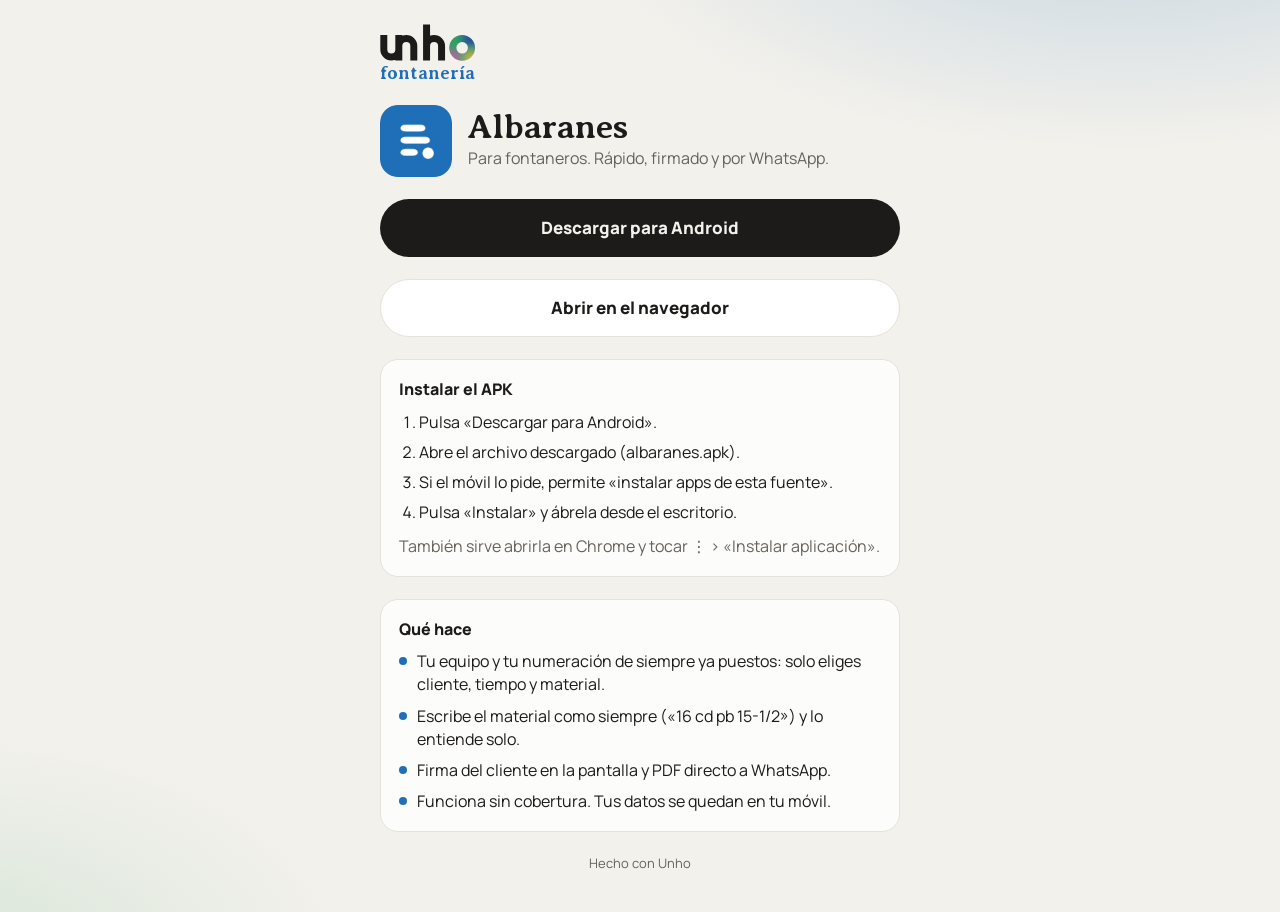
<file: index.html>
<!doctype html>
<html lang="es">
<head>
<meta charset="utf-8">
<meta name="viewport" content="width=device-width, initial-scale=1, viewport-fit=cover">
<title>Albaranes · Unho fontanería</title>
<meta name="description" content="Albaranes de trabajo para fontaneros: rápidos, firmados y por WhatsApp.">
<meta name="theme-color" content="#1f6fb8">
<link rel="icon" href="albaranes/icono.svg" type="image/svg+xml">
<link rel="preconnect" href="https://fonts.googleapis.com">
<link rel="stylesheet" href="https://fonts.googleapis.com/css2?family=Averia+Serif+Libre:wght@700&family=Manrope:wght@500;600;700;800&display=swap">
<style>
  :root { --canvas:#f3f1ec; --surface:#fff; --ink:#1c1b19; --muted:#66625b; --line:#e6e2d9; --app:#1f6fb8; --brand:#2ea162; }
  @media (prefers-color-scheme: dark) { :root { --canvas:#111210; --surface:#1b1c1a; --ink:#eeebe5; --muted:#9c968d; --line:#2e2f2b; } }
  * { box-sizing: border-box; }
  body { margin:0; min-height:100dvh; font-family:Manrope, system-ui, sans-serif; color:var(--ink);
    background: radial-gradient(900px 420px at 88% -12%, color-mix(in srgb, var(--app) 22%, transparent), transparent 62%),
      radial-gradient(700px 380px at -5% 105%, color-mix(in srgb, var(--brand) 14%, transparent), transparent 60%), var(--canvas); }
  main { max-width: 560px; margin: 0 auto; padding: max(24px, env(safe-area-inset-top)) 20px 40px; display:flex; flex-direction:column; gap:22px; }
  .marca { display:inline-flex; flex-direction:column; gap:3px; width:96px; }
  .marca span { font-family:"Averia Serif Libre", Georgia, serif; font-weight:700; font-size:18.5px; line-height:1; color:var(--app); white-space:nowrap; }
  .cabeza { display:flex; align-items:center; gap:16px; }
  h1 { font-family:"Averia Serif Libre", Georgia, serif; font-size:34px; line-height:1.05; margin:0; }
  p { margin:0; line-height:1.55; }
  .muted { color:var(--muted); }
  .boton { display:flex; align-items:center; justify-content:center; gap:10px; min-height:58px; border-radius:999px; font-weight:800; font-size:17px; text-decoration:none; }
  .primario { background:var(--ink); color:var(--canvas); }
  .secundario { border:1px solid var(--line); background:var(--surface); color:var(--ink); }
  .tarjeta { background: color-mix(in srgb, var(--surface) 80%, transparent); border:1px solid var(--line); border-radius:18px; padding:18px; display:flex; flex-direction:column; gap:10px; }
  ol { margin:0; padding-left:20px; display:flex; flex-direction:column; gap:6px; line-height:1.5; }
  h2 { font-size:16px; margin:0; font-weight:800; }
  ul.puntos { margin:0; padding:0; list-style:none; display:grid; gap:8px; }
  ul.puntos li { display:flex; gap:10px; align-items:flex-start; line-height:1.45; }
  ul.puntos li::before { content:""; flex:none; width:8px; height:8px; margin-top:7px; border-radius:99px; background:var(--app); }
  footer { font-size:13px; color:var(--muted); text-align:center; }
</style>
</head>
<body>
<main>
  <span class="marca" role="img" aria-label="Unho fontanería">
    <svg viewBox="0 -27 232 90" width="96" height="37" aria-hidden="true"><defs><filter id="b" x="-60%" y="-60%" width="220%" height="220%"><feGaussianBlur stdDeviation="10"/></filter><mask id="m" maskUnits="userSpaceOnUse" x="150" y="-20" width="100" height="100"><circle cx="199" cy="31" r="31.5" fill="#fff"/><circle cx="199" cy="31" r="14" fill="#000"/></mask></defs><path d="M8.5 0V35.25A18.25 18.25 0 0 0 45 35.25M45 0V62M45 26.75A18.25 18.25 0 0 1 81.5 26.75V62M112.5 -26V62M112.5 26.75A18.25 18.25 0 0 1 149 26.75V62" fill="none" stroke="currentColor" stroke-width="17"/><g mask="url(#m)"><rect x="160" y="-8" width="78" height="78" fill="#2EA162"/><g filter="url(#b)"><circle cx="221" cy="7" r="22" fill="#2548A1"/><circle cx="175" cy="55" r="20" fill="#C25DAF"/><circle cx="221" cy="57" r="17" fill="#F2B33D"/></g></g></svg>
    <span>fontanería</span>
  </span>

  <div class="cabeza">
    <img src="albaranes/icono-192.png" alt="" width="72" height="72" style="border-radius:18px">
    <div>
      <h1>Albaranes</h1>
      <p class="muted">Para fontaneros. Rápido, firmado y por WhatsApp.</p>
    </div>
  </div>

  <a class="boton primario" href="https://github.com/unho-hq/unho-hq.github.io/releases/download/android/albaranes.apk">Descargar para Android</a>
  <a class="boton secundario" href="albaranes/">Abrir en el navegador</a>

  <section class="tarjeta">
    <h2>Instalar el APK</h2>
    <ol>
      <li>Pulsa «Descargar para Android».</li>
      <li>Abre el archivo descargado (albaranes.apk).</li>
      <li>Si el móvil lo pide, permite «instalar apps de esta fuente».</li>
      <li>Pulsa «Instalar» y ábrela desde el escritorio.</li>
    </ol>
    <p class="muted">También sirve abrirla en Chrome y tocar ⋮ › «Instalar aplicación».</p>
  </section>

  <section class="tarjeta">
    <h2>Qué hace</h2>
    <ul class="puntos">
      <li>Tu equipo y tu numeración de siempre ya puestos: solo eliges cliente, tiempo y material.</li>
      <li>Escribe el material como siempre («16 cd pb 15-1/2») y lo entiende solo.</li>
      <li>Firma del cliente en la pantalla y PDF directo a WhatsApp.</li>
      <li>Funciona sin cobertura. Tus datos se quedan en tu móvil.</li>
    </ul>
  </section>

  <footer>Hecho con Unho</footer>
</main>
</body>
</html>
</file>
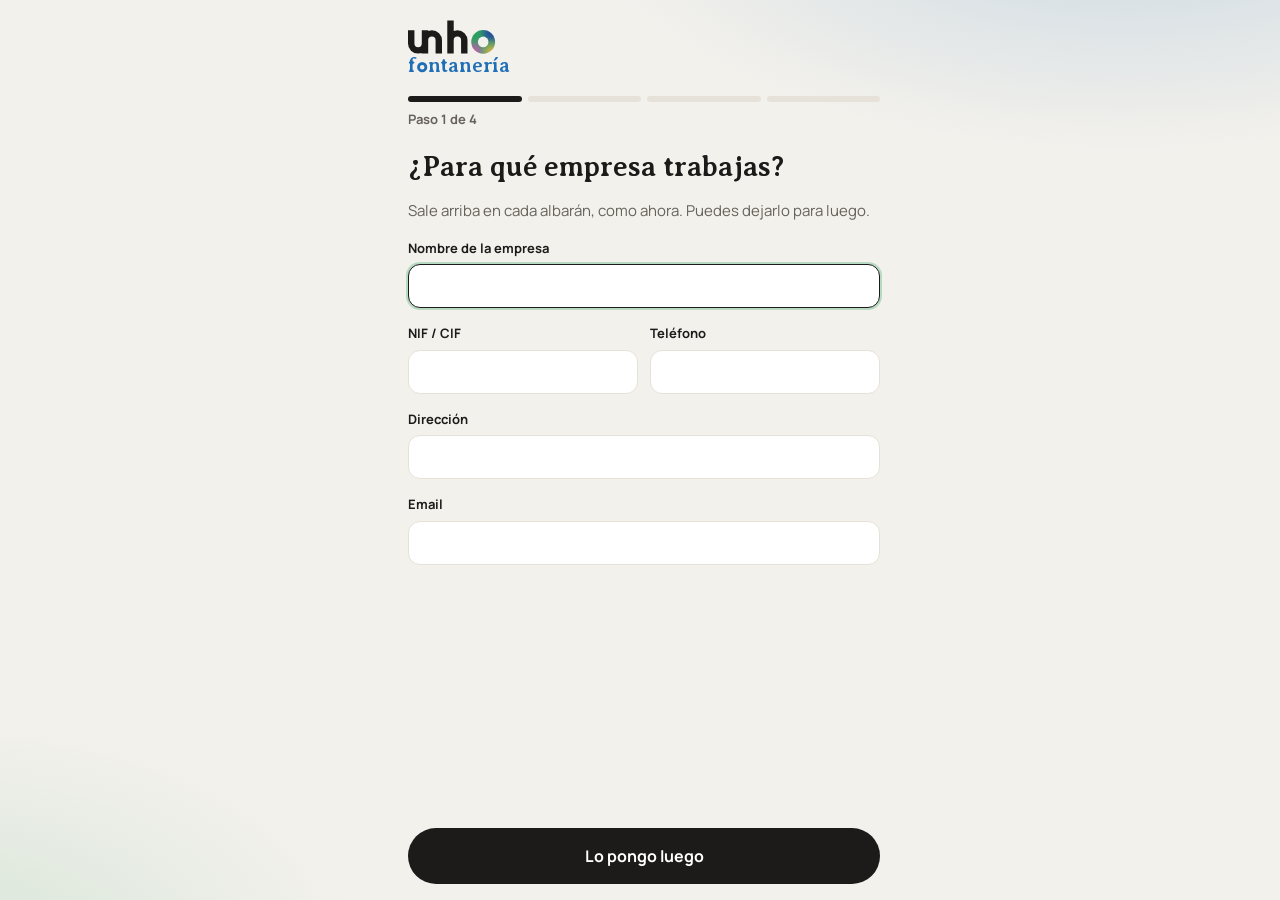
<file: albaranes/index.html>
<!doctype html>
<html lang="es" data-densidad="comoda">
  <head>
    <meta charset="UTF-8" />
    <meta name="viewport" content="width=device-width, initial-scale=1, viewport-fit=cover" />
    <meta name="theme-color" content="#1f6fb8" />
    <meta name="description" content="Albaranes de trabajo para fontaneros: rápidos, firmados y por WhatsApp." />
    <link rel="icon" href="./icono.svg" type="image/svg+xml" />
    <link rel="apple-touch-icon" href="./icono-192.png" />
    <title>Albaranes · Unho</title>
    <script type="module" crossorigin src="/albaranes/assets/index-B1-bmCsm.js"></script>
    <link rel="modulepreload" crossorigin href="/albaranes/assets/rolldown-runtime-WkwZ5CU-.js">
    <link rel="stylesheet" crossorigin href="/albaranes/assets/index-BbkcRdx1.css">
  <link rel="manifest" href="/albaranes/manifest.webmanifest"></head>
  <body>
    <div id="raiz"></div>
  </body>
</html>
</file>
